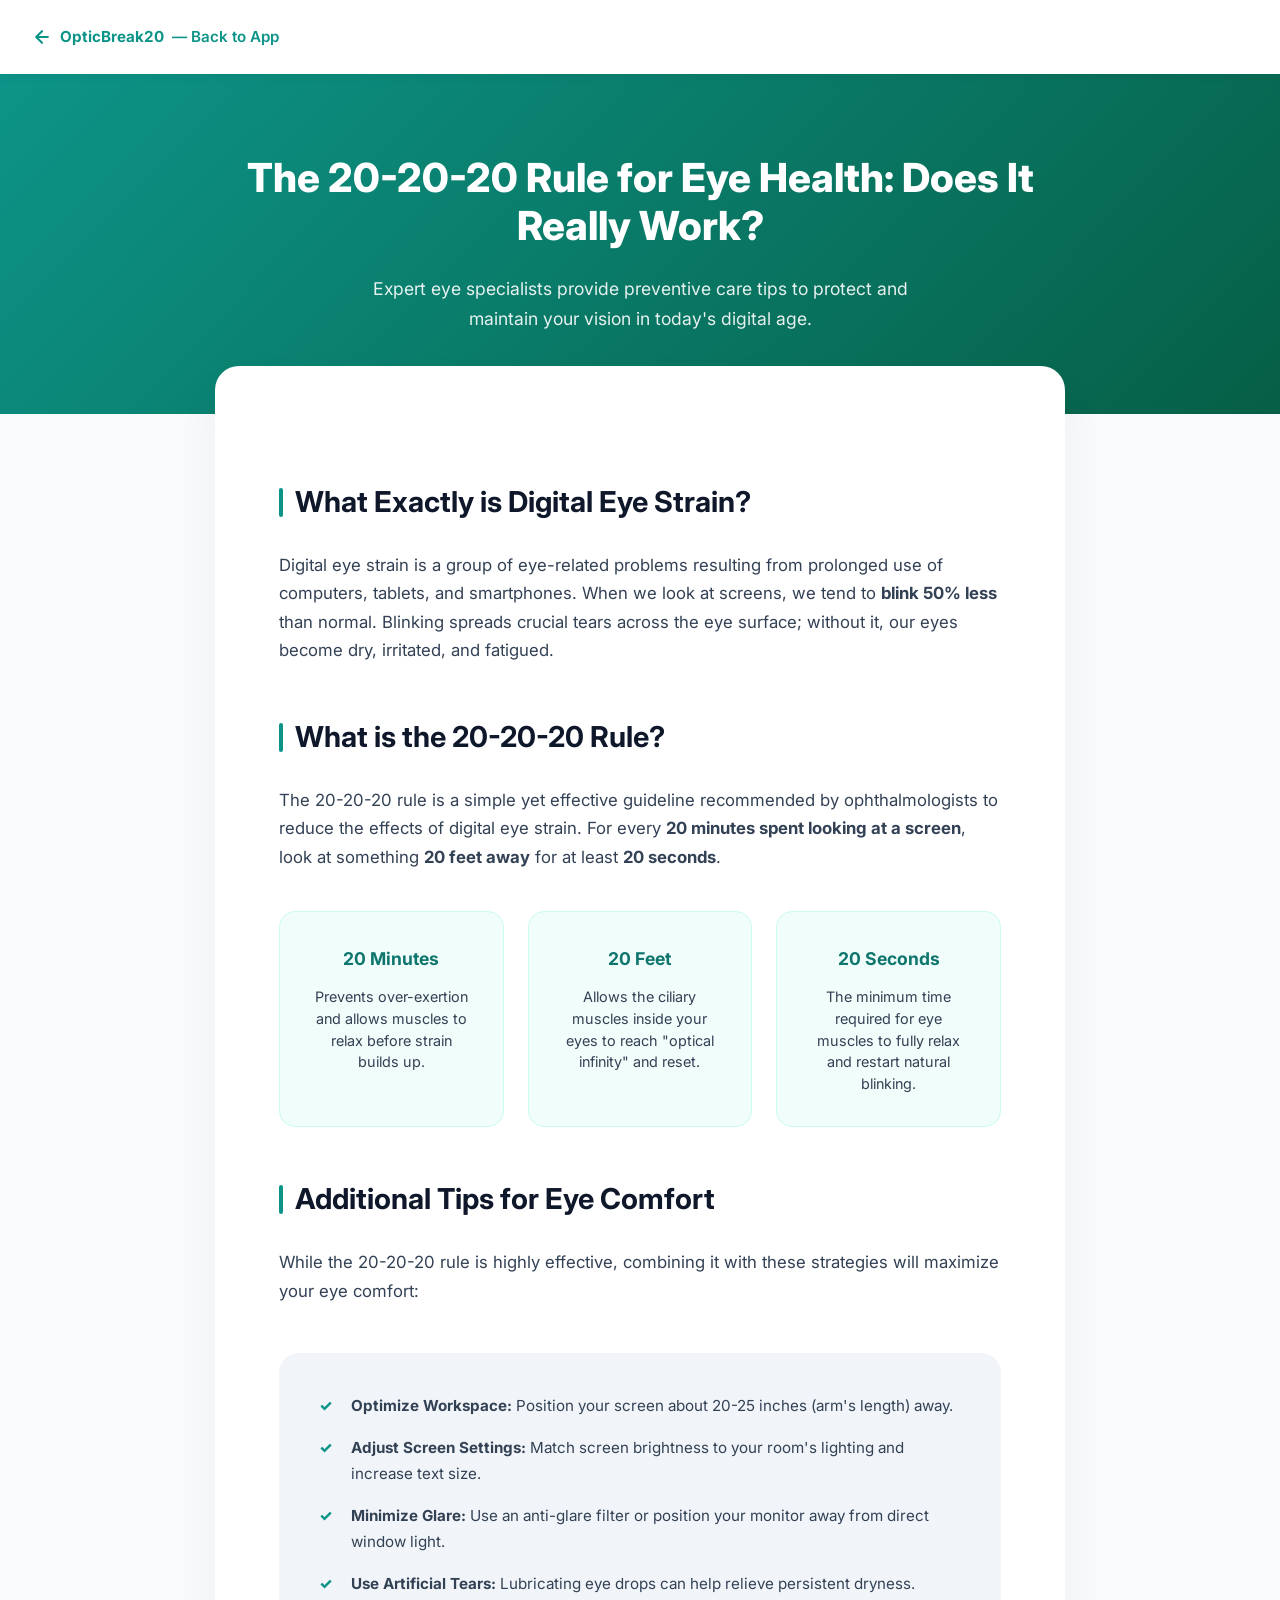
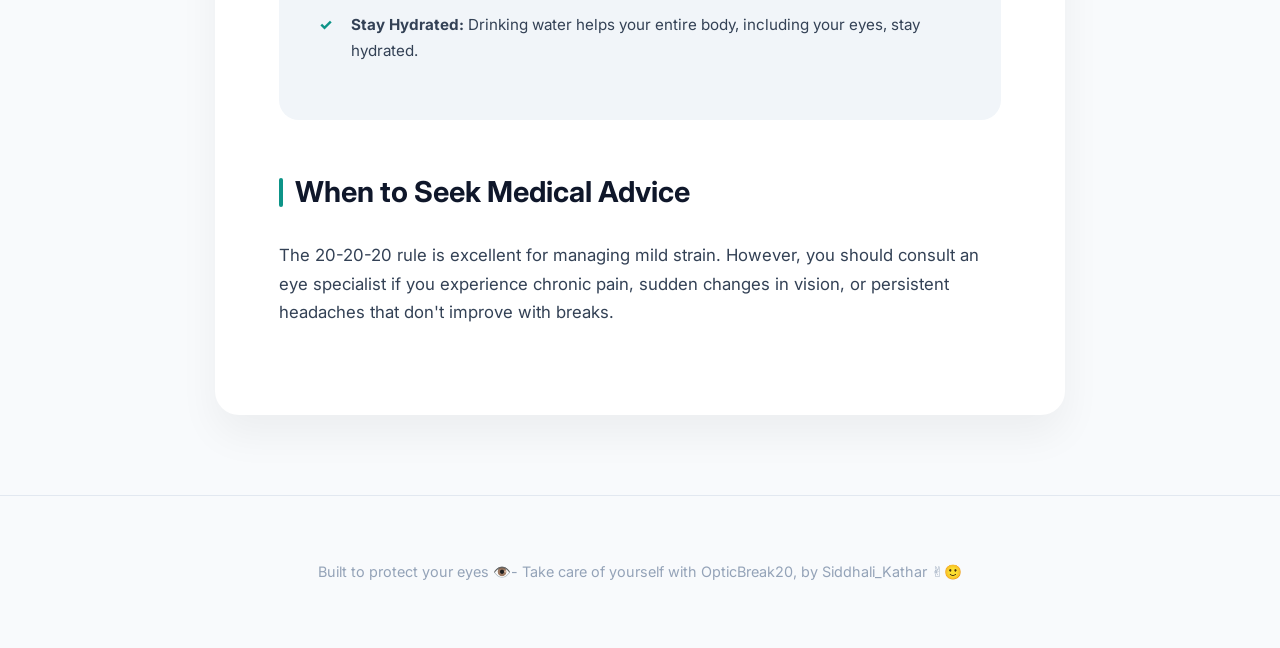
<file: info.html>
<!DOCTYPE html>
<html lang="en">

<head>
    <meta charset="UTF-8">
    <meta name="viewport" content="width=device-width, initial-scale=1.0">
    <title>The 20-20-20 Rule: Expert Eye Care Guide</title>
    <link rel="preconnect" href="https://fonts.googleapis.com">
    <link href="https://fonts.googleapis.com/css2?family=Inter:wght@400;500;600;700;800&display=swap" rel="stylesheet">
    <style>
        :root {
            --primary: #0d9488;
            --primary-dark: #0f766e;
            --secondary: #1e293b;
            --bg: #f8fafc;
            --card-white: #ffffff;
            --text-main: #334155;
            --text-head: #0f172a;
            --accent-soft: #f0fdfa;
        }

        * {
            margin: 0;
            padding: 0;
            box-sizing: border-box;
        }

        body {
            font-family: 'Inter', system-ui, -apple-system, sans-serif;
            background-color: var(--bg);
            color: var(--text-main);
            line-height: 1.7;
        }

        nav {
            background: white;
            padding: 1.5rem 2rem;
            position: sticky;
            top: 0;
            z-index: 100;
            box-shadow: 0 2px 10px rgba(0, 0, 0, 0.05);
            display: flex;
            justify-content: flex-start;
        }

        .back-btn {
            display: flex;
            align-items: center;
            gap: 8px;
            color: var(--primary);
            text-decoration: none;
            font-weight: 600;
            font-size: 0.95rem;
            transition: transform 0.2s;
        }

        .back-btn:hover {
            transform: translateX(-4px);
        }

        .hero {
            background: linear-gradient(135deg, #0d9488 0%, #065f46 100%);
            color: white;
            padding: 5rem 2rem;
            text-align: center;
        }

        .hero-content {
            max-width: 800px;
            margin: 0 auto;
        }

        .hero h1 {
            font-size: 2.5rem;
            font-weight: 800;
            line-height: 1.2;
            margin-bottom: 1.5rem;
        }

        .hero p {
            font-size: 1.1rem;
            opacity: 0.9;
            max-width: 600px;
            margin: 0 auto;
        }

        .article-container {
            max-width: 850px;
            margin: -3rem auto 5rem;
            background: white;
            padding: 4rem;
            border-radius: 24px;
            box-shadow: 0 20px 40px rgba(0, 0, 0, 0.05);
        }

        h2 {
            color: var(--text-head);
            font-size: 1.8rem;
            font-weight: 700;
            margin: 3rem 0 1.5rem;
            display: flex;
            align-items: center;
            gap: 12px;
        }

        h2::before {
            content: '';
            display: block;
            width: 4px;
            height: 1.8rem;
            background: var(--primary);
            border-radius: 4px;
        }

        p {
            margin-bottom: 1.5rem;
            font-size: 1.05rem;
        }

        .why-grid {
            display: grid;
            grid-template-columns: repeat(3, 1fr);
            gap: 1.5rem;
            margin: 2.5rem 0;
        }

        .why-card {
            background: var(--accent-soft);
            padding: 2rem;
            border-radius: 16px;
            border: 1px solid #ccfbf1;
            text-align: center;
        }

        .why-card h3 {
            color: var(--primary-dark);
            font-size: 1.1rem;
            margin-bottom: 0.75rem;
            font-weight: 700;
        }

        .why-card p {
            font-size: 0.9rem;
            margin: 0;
            line-height: 1.5;
        }

        .tips-box {
            background: #f1f5f9;
            padding: 2.5rem;
            border-radius: 20px;
            margin: 3rem 0;
        }

        .tips-box h3 {
            margin-bottom: 1.5rem;
            color: var(--text-head);
        }

        .tips-list {
            list-style: none;
        }

        .tips-list li {
            position: relative;
            padding-left: 2rem;
            margin-bottom: 1rem;
            font-size: 0.95rem;
        }

        .tips-list li::before {
            content: '✓';
            position: absolute;
            left: 0;
            color: var(--primary);
            font-weight: 800;
        }

        footer {
            text-align: center;
            padding: 4rem 2rem;
            border-top: 1px solid #e2e8f0;
            color: #94a3b8;
            font-size: 0.9rem;
        }

        @media (max-width: 768px) {
            .article-container {
                padding: 2rem;
                margin-top: 0;
                border-radius: 0;
            }

            .why-grid {
                grid-template-columns: 1fr;
            }

            .hero h1 {
                font-size: 2rem;
            }
        }
    </style>
</head>

<body>
    <nav><a href="index.html" class="back-btn">
            <svg width="20" height="20" viewBox="0 0 24 24" fill="none" stroke="currentColor" stroke-width="2.5"
                stroke-linecap="round" stroke-linejoin="round">
                <path d="M19 12H5M12 19l-7-7 7-7" />
            </svg>
            <strong>OpticBreak20</strong> &mdash; Back to App
        </a>
    </nav>
    <header class="hero">
        <div class="hero-content">
            <h1>The 20-20-20 Rule for Eye Health: Does It Really Work?</h1>
            <p>Expert eye specialists provide preventive care tips to protect and maintain your vision in today's
                digital age.</p>
        </div>
    </header>
    <main class="article-container">
        <section>
            <h2>What Exactly is Digital Eye Strain?</h2>
            <p>Digital eye strain is a group of eye-related problems resulting from prolonged use of computers, tablets,
                and smartphones. When we look at screens, we tend to <b>blink 50% less</b> than normal. Blinking spreads
                crucial tears across the eye surface; without it, our eyes become dry, irritated, and fatigued.</p>
        </section>
        <section>
            <h2>What is the 20-20-20 Rule?</h2>
            <p>The 20-20-20 rule is a simple yet effective guideline recommended by ophthalmologists to reduce the
                effects of digital eye strain. For every <b>20 minutes spent looking at a screen</b>, look at something
                <b>20 feet away</b> for at least <b>20 seconds</b>.
            </p>

            <div class="why-grid">
                <div class="why-card">
                    <h3>20 Minutes</h3>
                    <p>Prevents over-exertion and allows muscles to relax before strain builds up.</p>
                </div>
                <div class="why-card">
                    <h3>20 Feet</h3>
                    <p>Allows the ciliary muscles inside your eyes to reach "optical infinity" and reset.</p>
                </div>
                <div class="why-card">
                    <h3>20 Seconds</h3>
                    <p>The minimum time required for eye muscles to fully relax and restart natural blinking.</p>
                </div>
            </div>
        </section>
        <section>
            <h2>Additional Tips for Eye Comfort</h2>
            <p>While the 20-20-20 rule is highly effective, combining it with these strategies will maximize your eye
                comfort:</p>
            <div class="tips-box">
                <ul class="tips-list">
                    <li><strong>Optimize Workspace:</strong> Position your screen about 20-25 inches (arm's length)
                        away.</li>
                    <li><strong>Adjust Screen Settings:</strong> Match screen brightness to your room's lighting and
                        increase text size.</li>
                    <li><strong>Minimize Glare:</strong> Use an anti-glare filter or position your monitor away from
                        direct window light.</li>
                    <li><strong>Use Artificial Tears:</strong> Lubricating eye drops can help relieve persistent
                        dryness.</li>
                    <li><strong>Stay Hydrated:</strong> Drinking water helps your entire body, including your eyes, stay
                        hydrated.</li>
                </ul>
            </div>
        </section>
        <section>
            <h2>When to Seek Medical Advice</h2>
            <p>The 20-20-20 rule is excellent for managing mild strain. However, you should consult an eye specialist if
                you experience chronic pain, sudden changes in vision, or persistent headaches that don't improve with
                breaks.</p>
        </section>
    </main>
    <footer>
        Built to protect your eyes 👁️- Take care of yourself with OpticBreak20, by Siddhali_Kathar ✌️🙂
    </footer>
</body>

</html>
</file>
